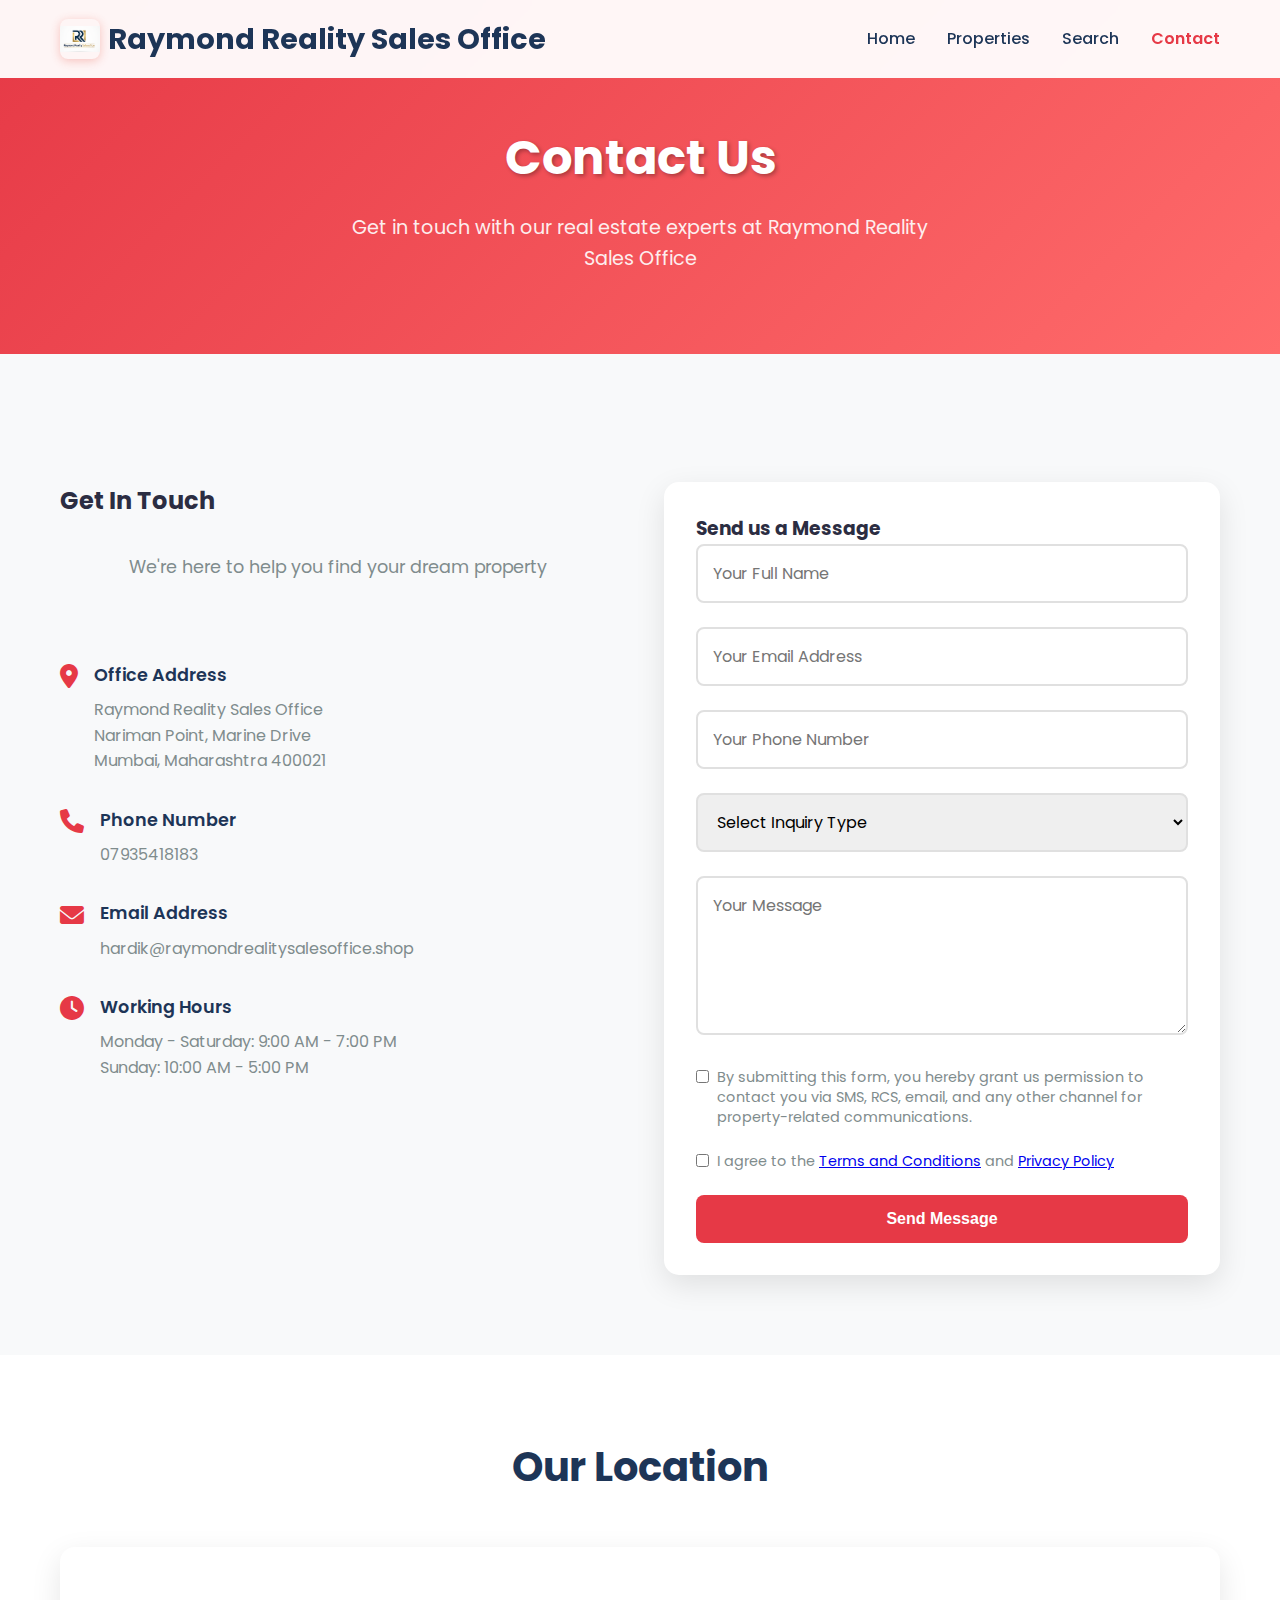
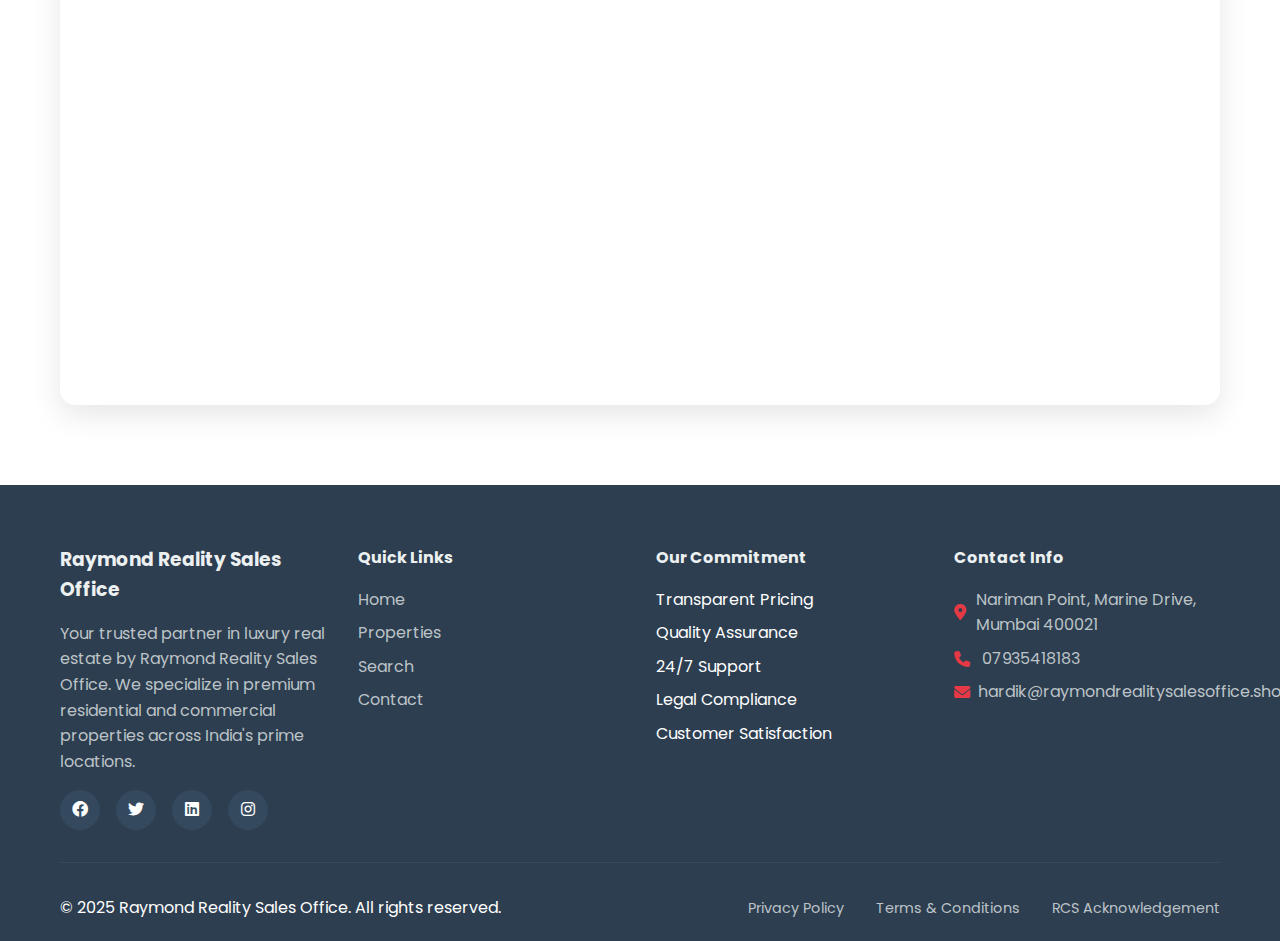
<file: raymondrealitysalesoffice.shop/contact.html>
<!DOCTYPE html>
<html lang="en">

<head>
    <meta charset="UTF-8">
    <meta name="viewport" content="width=device-width, initial-scale=1.0">
    <title>Contact Us - Raymond Reality Sales Office</title>
    <link rel="stylesheet" href="./styles.css">
    <link href="https://cdnjs.cloudflare.com/ajax/libs/font-awesome/6.0.0/css/all.min.css" rel="stylesheet">
    <link href="https://fonts.googleapis.com/css2?family=Poppins:wght@300;400;500;600;700&display=swap"
        rel="stylesheet">
</head>

<body>
    <!-- Navigation Bar -->
    <nav class="navbar">
        <div class="nav-container">
            <div class="nav-logo">
                <div class="logo-container">
                    <div class="logo-icon">
                        <img src="./assets/logo.png" alt="Raymond Reality Sales Office logo" width="40" height="40" />
                    </div>
                    <h2>Raymond Reality Sales Office</h2>
                </div>
            </div>
            <ul class="nav-menu">
                <li><a href="index.html">Home</a></li>
                <li><a href="index.html#trending">Properties</a></li>
                <li><a href="index.html#search">Search</a></li>
                <li><a href="contact.html" class="active">Contact</a></li>
            </ul>
            <div class="hamburger">
                <span></span>
                <span></span>
                <span></span>
            </div>
        </div>
    </nav>

    <!-- Contact Header -->
    <section class="page-header">
        <div class="container">
            <h1>Contact Us</h1>
            <p>Get in touch with our real estate experts at Raymond Reality Sales Office</p>
        </div>
    </section>

    <!-- Contact Us Section -->
    <section class="contact-section">
        <div class="container">
            <div class="contact-container">
                <div class="contact-info">
                    <h2>Get In Touch</h2>
                    <p class="section-subtitle">We're here to help you find your dream property</p>

                    <div class="contact-item">
                        <i class="fas fa-map-marker-alt"></i>
                        <div>
                            <h4>Office Address</h4>
                            <p>Raymond Reality Sales Office<br>
                                Nariman Point, Marine Drive<br>
                                Mumbai, Maharashtra 400021</p>
                        </div>
                    </div>

                    <div class="contact-item">
                        <i class="fas fa-phone"></i>
                        <div>
                            <h4>Phone Number</h4>
                            <p>07935418183</p>
                        </div>
                    </div>

                    <div class="contact-item">
                        <i class="fas fa-envelope"></i>
                        <div>
                            <h4>Email Address</h4>
                            <p>hardik@raymondrealitysalesoffice.shop</p>
                        </div>
                    </div>

                    <div class="contact-item">
                        <i class="fas fa-clock"></i>
                        <div>
                            <h4>Working Hours</h4>
                            <p>Monday - Saturday: 9:00 AM - 7:00 PM<br>
                                Sunday: 10:00 AM - 5:00 PM</p>
                        </div>
                    </div>
                </div>

                <form class="contact-form" id="contactForm">
                    <h3>Send us a Message</h3>
                    <div class="form-group">
                        <input type="text" id="name" name="name" placeholder="Your Full Name" required>
                    </div>
                    <div class="form-group">
                        <input type="email" id="email" name="email" placeholder="Your Email Address" required>
                    </div>
                    <div class="form-group">
                        <input type="tel" id="phone" name="phone" placeholder="Your Phone Number" required>
                    </div>
                    <div class="form-group">
                        <select id="inquiry" name="inquiry" required>
                            <option value="">Select Inquiry Type</option>
                            <option value="property">Property Inquiry</option>
                            <option value="investment">Investment Consultation</option>
                            <option value="site-visit">Site Visit Request</option>
                            <option value="general">General Information</option>
                        </select>
                    </div>
                    <div class="form-group">
                        <textarea id="message" name="message" placeholder="Your Message" rows="5" required></textarea>
                    </div>
                    <div class="form-group checkbox-group">
                        <input type="checkbox" id="consent" name="consent" required>
                        <label for="consent">By submitting this form, you hereby grant us permission to contact you via
                            SMS, RCS, email, and any other channel for property-related
                            communications.</label>
                    </div>
                    <div class="form-group checkbox-group">
                        <input type="checkbox" id="terms" name="terms" required>
                        <label for="terms">I agree to the <a href="terms.html" target="_blank">Terms and Conditions</a>
                            and <a href="privacy.html" target="_blank">Privacy Policy</a></label>
                    </div>
                    <button type="submit" class="submit-btn">Send Message</button>
                </form>
            </div>
        </div>
    </section>

    <!-- Map Section -->
    <section class="map-section">
        <div class="container">
            <h2>Our Location</h2>
            <div class="map-container">
                <iframe
                    src="https://www.google.com/maps/embed?pb=!1m18!1m12!1m3!1d3506.2233913121413!2d77.0965!3d28.5025!2m3!1f0!2f0!3f0!3m2!1i1024!2i768!4f13.1!3m3!1m2!1s0x0%3A0x0!2zMjjCsDMwJzA5LjAiTiA3N8KwMDUnNDcuNCJF!5e0!3m2!1sen!2sin!4v1234567890"
                    width="100%" height="450" style="border:0;" allowfullscreen="" loading="lazy"
                    referrerpolicy="no-referrer-when-downgrade">
                </iframe>
            </div>
        </div>
    </section>

    <!-- Footer -->
    <footer class="footer">
        <div class="container">
            <div class="footer-content">
                <div class="footer-section">
                    <h3>Raymond Reality Sales Office</h3>
                    <p>Your trusted partner in luxury real estate by Raymond Reality Sales Office. We specialize in
                        premium
                        residential and commercial properties across India's prime locations.</p>
                    <div class="social-links">
                        <a href="#"><i class="fab fa-facebook"></i></a>
                        <a href="#"><i class="fab fa-twitter"></i></a>
                        <a href="#"><i class="fab fa-linkedin"></i></a>
                        <a href="#"><i class="fab fa-instagram"></i></a>
                    </div>
                </div>

                <div class="footer-section">
                    <h4>Quick Links</h4>
                    <ul>
                        <li><a href="index.html">Home</a></li>
                        <li><a href="index.html#trending">Properties</a></li>
                        <li><a href="index.html#search">Search</a></li>
                        <li><a href="contact.html">Contact</a></li>
                    </ul>
                </div>

                <div class="footer-section">
                    <h4>Our Commitment</h4>
                    <ul>
                        <li>Transparent Pricing</li>
                        <li>Quality Assurance</li>
                        <li>24/7 Support</li>
                        <li>Legal Compliance</li>
                        <li>Customer Satisfaction</li>
                    </ul>
                </div>

                <div class="footer-section">
                    <h4>Contact Info</h4>
                    <div class="contact-info-footer">
                        <p><i class="fas fa-map-marker-alt"></i> Nariman Point, Marine Drive, Mumbai 400021
                        </p>
                        <p><i class="fas fa-phone"></i> 07935418183</p>
                        <p><i class="fas fa-envelope"></i> hardik@raymondrealitysalesoffice.shop</p>
                    </div>
                </div>
            </div>

            <div class="footer-bottom">
                <div class="footer-bottom-content">
                    <p>&copy; 2025 Raymond Reality Sales Office. All rights reserved.</p>
                    <div class="footer-links">
                        <a href="privacy.html" target="_blank">Privacy Policy</a>
                        <a href="terms.html" target="_blank">Terms & Conditions</a>
                        <a href="rcs.html" target="_blank">RCS Acknowledgement</a>
                    </div>
                </div>
            </div>
        </div>
    </footer>

    <script src="./script.js"></script>
</body>

</html>
</file>
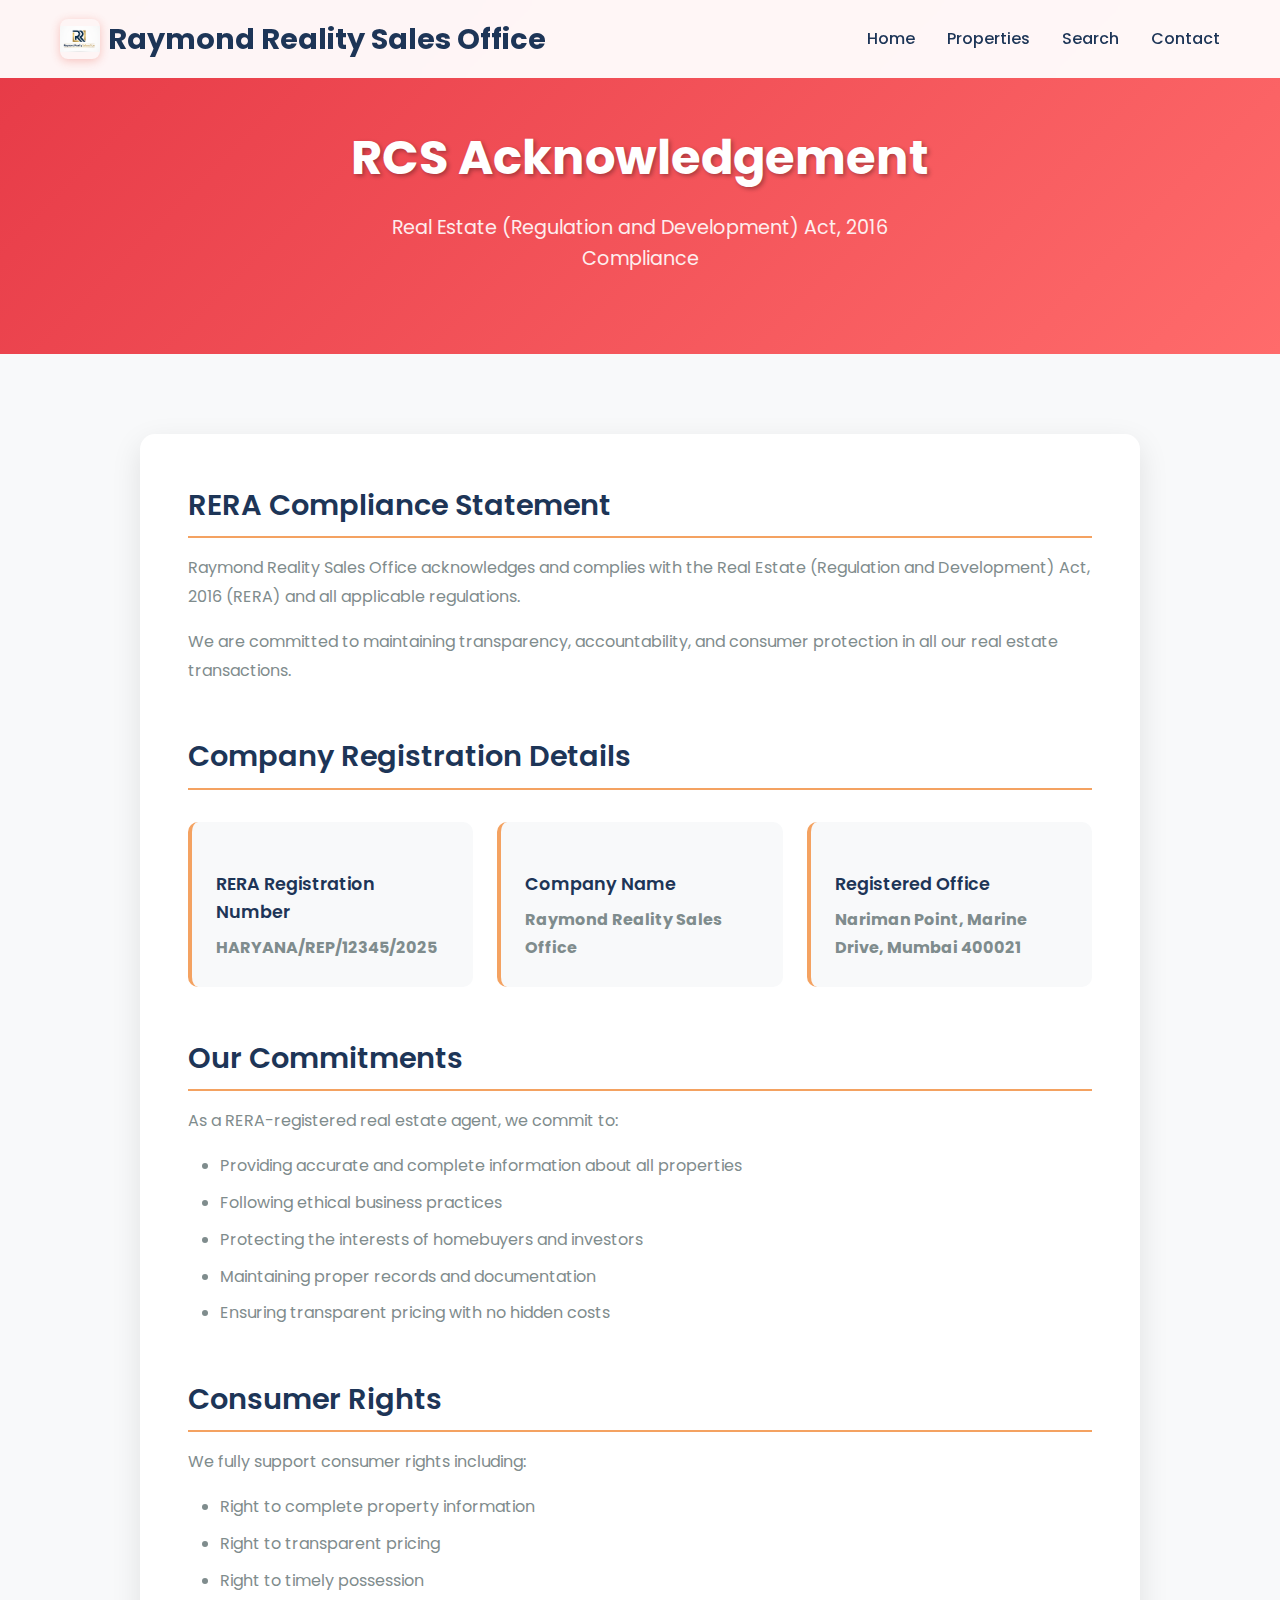
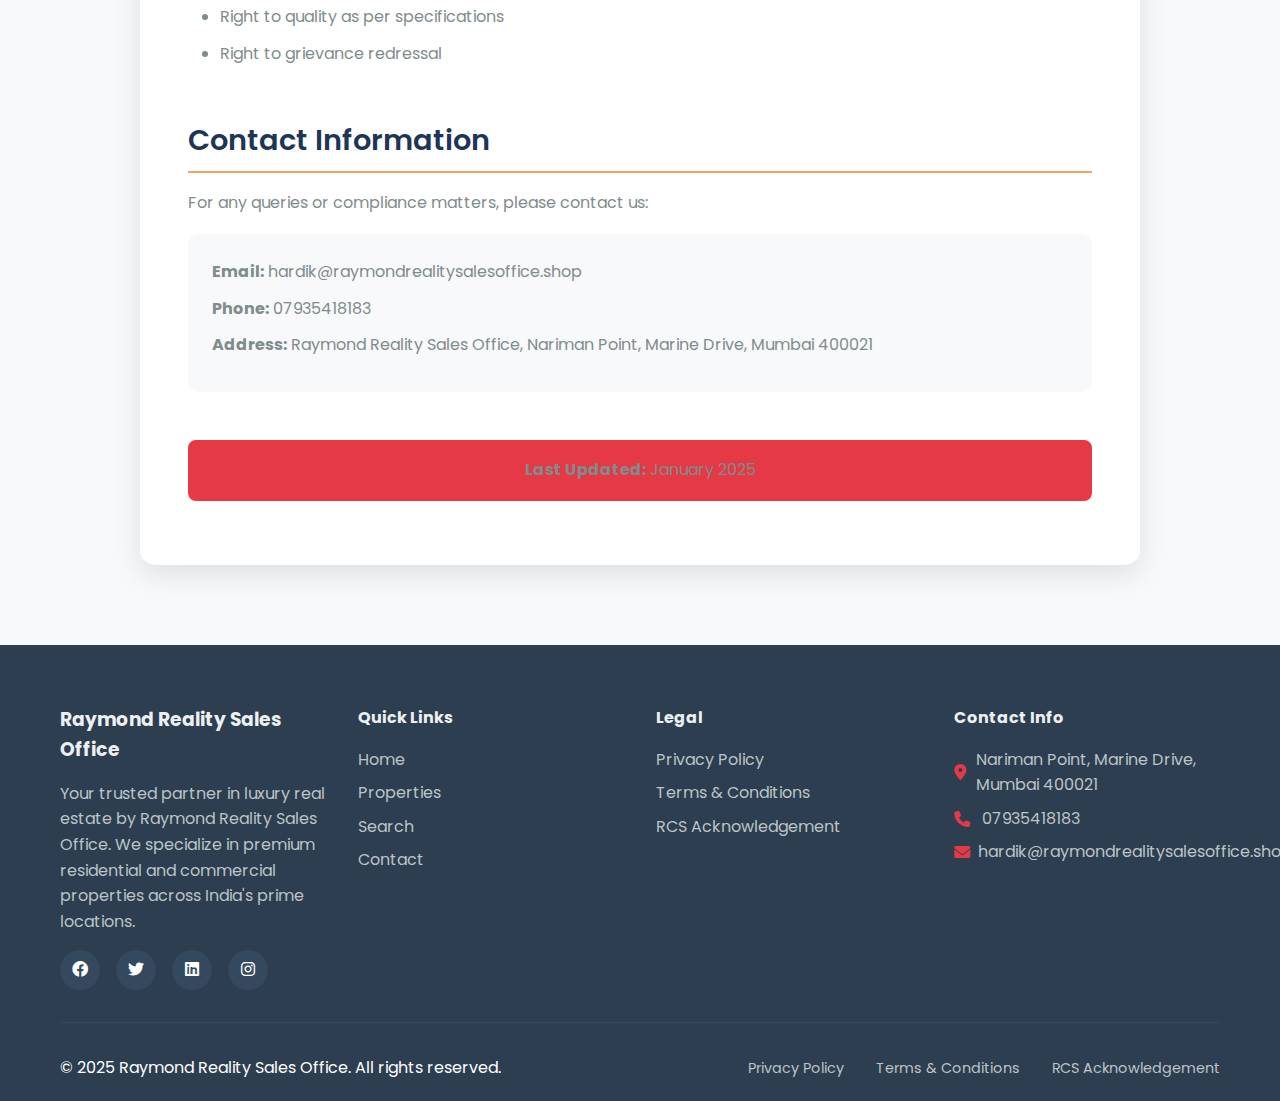
<file: raymondrealitysalesoffice.shop/rcs.html>
<!DOCTYPE html>
<html lang="en">

<head>
    <meta charset="UTF-8">
    <meta name="viewport" content="width=device-width, initial-scale=1.0">
    <title>RCS Acknowledgement - Raymond Reality Sales Office</title>
    <link rel="stylesheet" href="styles.css">
    <link href="https://cdnjs.cloudflare.com/ajax/libs/font-awesome/6.0.0/css/all.min.css" rel="stylesheet">
    <link href="https://fonts.googleapis.com/css2?family=Poppins:wght@300;400;500;600;700&display=swap"
        rel="stylesheet">
</head>

<body>
    <!-- Navigation Bar -->
    <nav class="navbar">
        <div class="nav-container">
            <div class="nav-logo">
                <div class="logo-container">
                    <div class="logo-icon">
                        <img src="assets/logo.png"
                            alt="Raymond Reality Sales Office logo" width="40" height="40" />
                    </div>
                    <h2>Raymond Reality Sales Office</h2>
                </div>
            </div>
            <ul class="nav-menu">
                <li><a href="index.html">Home</a></li>
                <li><a href="index.html#trending">Properties</a></li>
                <li><a href="index.html#search">Search</a></li>
                <li><a href="contact.html" target="_blank">Contact</a></li>
            </ul>
            <div class="hamburger">
                <span></span>
                <span></span>
                <span></span>
            </div>
        </div>
    </nav>

    <!-- Page Header -->
    <section class="page-header">
        <div class="container">
            <h1>RCS Acknowledgement</h1>
            <p>Real Estate (Regulation and Development) Act, 2016 Compliance</p>
        </div>
    </section>

    <!-- RCS Content -->
    <section class="policy-content">
        <div class="container">
            <div class="policy-wrapper">
                <div class="policy-section">
                    <h2>RERA Compliance Statement</h2>
                    <p>Raymond Reality Sales Office acknowledges and complies with the Real Estate (Regulation and
                        Development) Act, 2016 (RERA) and all applicable regulations.</p>
                    <p>We are committed to maintaining transparency, accountability, and consumer protection in all our
                        real estate transactions.</p>
                </div>

                <div class="policy-section">
                    <h2>Company Registration Details</h2>
                    <div class="registration-details">
                        <div class="detail-item">
                            <h3>RERA Registration Number</h3>
                            <p><strong>HARYANA/REP/12345/2025</strong></p>
                        </div>
                        <div class="detail-item">
                            <h3>Company Name</h3>
                            <p><strong>Raymond Reality Sales Office</strong></p>
                        </div>
                        <div class="detail-item">
                            <h3>Registered Office</h3>
                            <p><strong>Nariman Point, Marine Drive, Mumbai 400021</strong></p>
                        </div>
                    </div>
                </div>

                <div class="policy-section">
                    <h2>Our Commitments</h2>
                    <p>As a RERA-registered real estate agent, we commit to:</p>
                    <ul>
                        <li>Providing accurate and complete information about all properties</li>
                        <li>Following ethical business practices</li>
                        <li>Protecting the interests of homebuyers and investors</li>
                        <li>Maintaining proper records and documentation</li>
                        <li>Ensuring transparent pricing with no hidden costs</li>
                    </ul>
                </div>

                <div class="policy-section">
                    <h2>Consumer Rights</h2>
                    <p>We fully support consumer rights including:</p>
                    <ul>
                        <li>Right to complete property information</li>
                        <li>Right to transparent pricing</li>
                        <li>Right to timely possession</li>
                        <li>Right to quality as per specifications</li>
                        <li>Right to grievance redressal</li>
                    </ul>
                </div>

                <div class="policy-section">
                    <h2>Contact Information</h2>
                    <p>For any queries or compliance matters, please contact us:</p>
                    <div class="contact-details">
                        <p><strong>Email:</strong> hardik@raymondrealitysalesoffice.shop</p>
                        <p><strong>Phone:</strong> 07935418183</p>
                        <p><strong>Address:</strong> Raymond Reality Sales Office, Nariman Point, Marine Drive,
                            Mumbai
                            400021</p>
                    </div>
                </div>

                <div class="policy-section">
                    <p class="last-updated"><strong>Last Updated:</strong> January 2025</p>
                </div>
            </div>
        </div>
    </section>

    <!-- Footer -->
    <footer class="footer">
        <div class="container">
            <div class="footer-content">
                <div class="footer-section">
                    <h3>Raymond Reality Sales Office</h3>
                    <p>Your trusted partner in luxury real estate by Raymond Reality Sales Office. We specialize in
                        premium
                        residential and commercial properties across India's prime locations.</p>
                    <div class="social-links">
                        <a href="#"><i class="fab fa-facebook"></i></a>
                        <a href="#"><i class="fab fa-twitter"></i></a>
                        <a href="#"><i class="fab fa-linkedin"></i></a>
                        <a href="#"><i class="fab fa-instagram"></i></a>
                    </div>
                </div>

                <div class="footer-section">
                    <h4>Quick Links</h4>
                    <ul>
                        <li><a href="index.html">Home</a></li>
                        <li><a href="index.html#trending">Properties</a></li>
                        <li><a href="index.html#search">Search</a></li>
                        <li><a href="contact.html" target="_blank">Contact</a></li>
                    </ul>
                </div>

                <div class="footer-section">
                    <h4>Legal</h4>
                    <ul>
                        <li><a href="privacy.html" target="_blank">Privacy Policy</a></li>
                        <li><a href="terms.html" target="_blank">Terms & Conditions</a></li>
                        <li><a href="rcs.html" target="_blank">RCS Acknowledgement</a></li>
                    </ul>
                </div>

                <div class="footer-section">
                    <h4>Contact Info</h4>
                    <div class="contact-info-footer">
                        <p><i class="fas fa-map-marker-alt"></i> Nariman Point, Marine Drive, Mumbai 400021
                        </p>
                        <p><i class="fas fa-phone"></i> 07935418183</p>
                        <p><i class="fas fa-envelope"></i> hardik@raymondrealitysalesoffice.shop</p>
                    </div>
                </div>
            </div>

            <div class="footer-bottom">
                <div class="footer-bottom-content">
                    <p>&copy; 2025 Raymond Reality Sales Office. All rights reserved.</p>
                    <div class="footer-links">
                        <a href="privacy.html" target="_blank">Privacy Policy</a>
                        <a href="terms.html" target="_blank">Terms & Conditions</a>
                        <a href="rcs.html" target="_blank">RCS Acknowledgement</a>
                    </div>
                </div>
            </div>
        </div>
    </footer>

    <script src="script.js"></script>
</body>

</html>
</file>
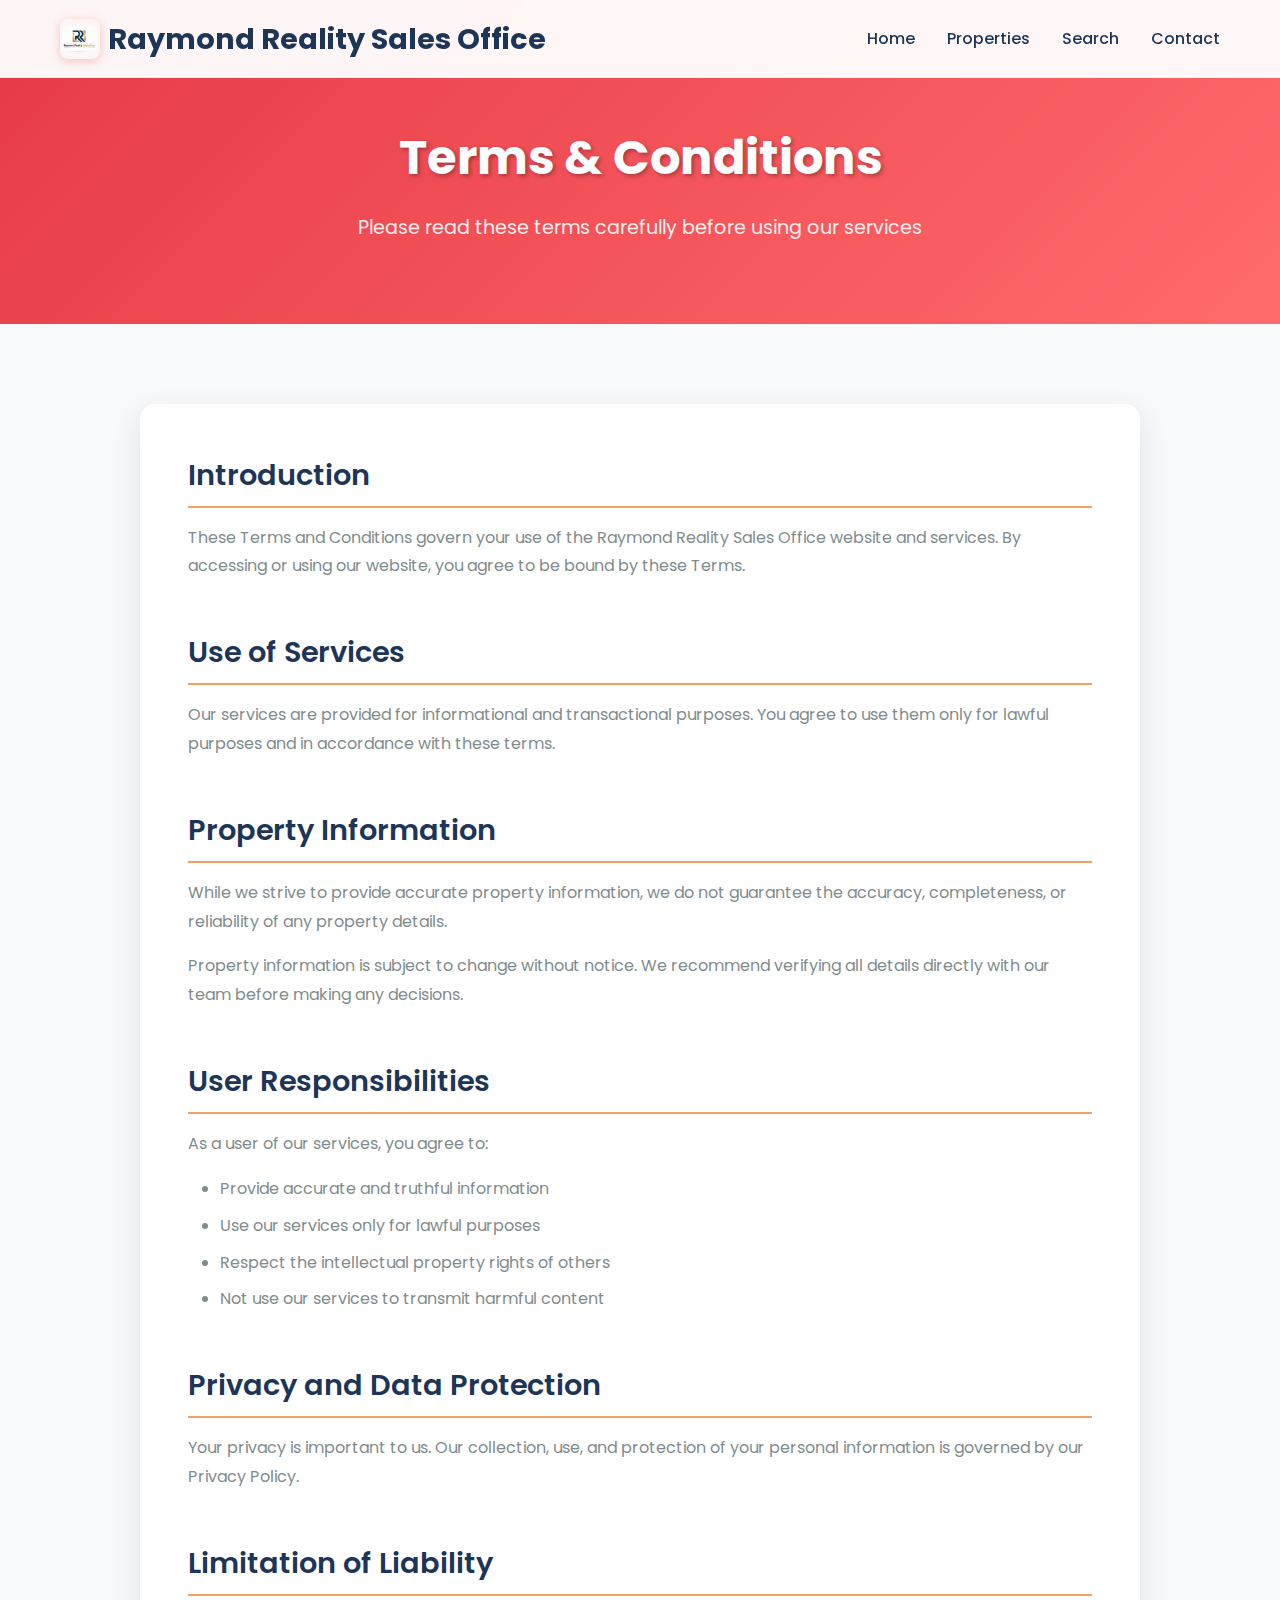
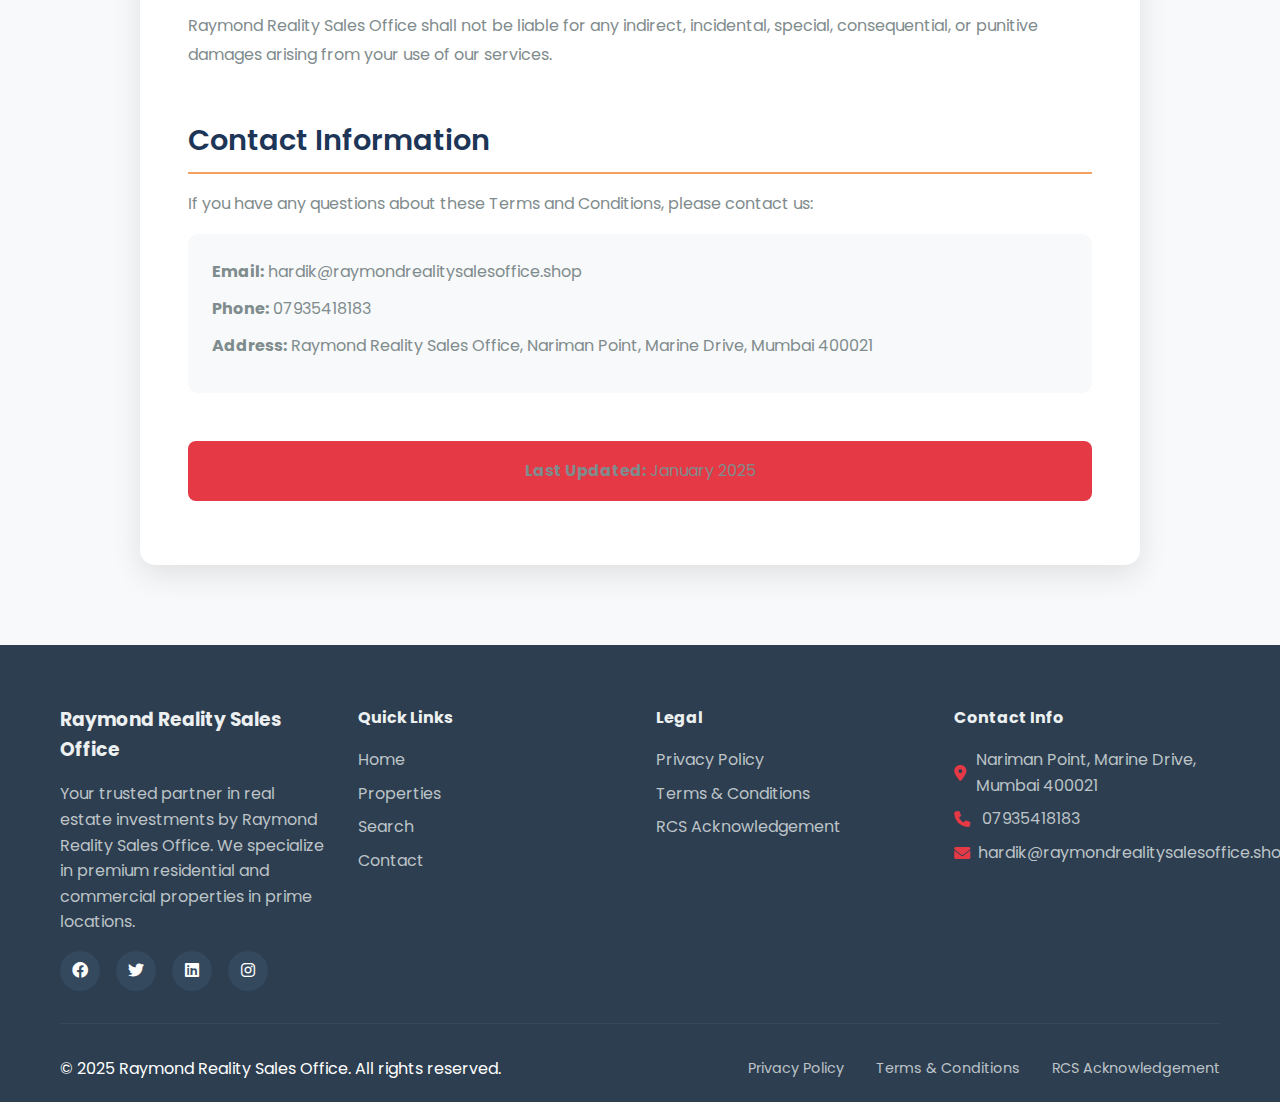
<file: raymondrealitysalesoffice.shop/terms.html>
<!DOCTYPE html>
<html lang="en">

<head>
    <meta charset="UTF-8">
    <meta name="viewport" content="width=device-width, initial-scale=1.0">
    <title>Terms & Conditions - Raymond Reality Sales Office</title>
    <link rel="stylesheet" href="styles.css">
    <link href="https://cdnjs.cloudflare.com/ajax/libs/font-awesome/6.0.0/css/all.min.css" rel="stylesheet">
    <link href="https://fonts.googleapis.com/css2?family=Poppins:wght@300;400;500;600;700&display=swap"
        rel="stylesheet">
</head>

<body>
    <!-- Navigation Bar -->
    <nav class="navbar">
        <div class="nav-container">
            <div class="nav-logo">
                <div class="logo-container">
                    <div class="logo-icon">
                        <img src="assets/logo.png" alt="Raymond Reality Sales Office logo" width="40" height="40" />
                    </div>
                    <h2>Raymond Reality Sales Office</h2>
                </div>
            </div>
            <ul class="nav-menu">
                <li><a href="index.html">Home</a></li>
                <li><a href="index.html#trending">Properties</a></li>
                <li><a href="index.html#search">Search</a></li>
                <li><a href="contact.html" target="_blank">Contact</a></li>
            </ul>
            <div class="hamburger">
                <span></span>
                <span></span>
                <span></span>
            </div>
        </div>
    </nav>

    <!-- Page Header -->
    <section class="page-header">
        <div class="container">
            <h1>Terms & Conditions</h1>
            <p>Please read these terms carefully before using our services</p>
        </div>
    </section>

    <!-- Terms Content -->
    <section class="policy-content">
        <div class="container">
            <div class="policy-wrapper">
                <div class="policy-section">
                    <h2>Introduction</h2>
                    <p>These Terms and Conditions govern your use of the Raymond Reality Sales Office website and
                        services.
                        By accessing or using our website, you agree to be bound by these Terms.</p>
                </div>

                <div class="policy-section">
                    <h2>Use of Services</h2>
                    <p>Our services are provided for informational and transactional purposes. You agree to use them
                        only for lawful purposes and in accordance with these terms.</p>
                </div>

                <div class="policy-section">
                    <h2>Property Information</h2>
                    <p>While we strive to provide accurate property information, we do not guarantee the accuracy,
                        completeness, or reliability of any property details.</p>
                    <p>Property information is subject to change without notice. We recommend verifying all details
                        directly with our team before making any decisions.</p>
                </div>

                <div class="policy-section">
                    <h2>User Responsibilities</h2>
                    <p>As a user of our services, you agree to:</p>
                    <ul>
                        <li>Provide accurate and truthful information</li>
                        <li>Use our services only for lawful purposes</li>
                        <li>Respect the intellectual property rights of others</li>
                        <li>Not use our services to transmit harmful content</li>
                    </ul>
                </div>

                <div class="policy-section">
                    <h2>Privacy and Data Protection</h2>
                    <p>Your privacy is important to us. Our collection, use, and protection of your personal information
                        is governed by our Privacy Policy.</p>
                </div>

                <div class="policy-section">
                    <h2>Limitation of Liability</h2>
                    <p>Raymond Reality Sales Office shall not be liable for any indirect, incidental, special,
                        consequential,
                        or punitive damages arising from your use of our services.</p>
                </div>

                <div class="policy-section">
                    <h2>Contact Information</h2>
                    <p>If you have any questions about these Terms and Conditions, please contact us:</p>
                    <div class="contact-details">
                        <p><strong>Email:</strong> hardik@raymondrealitysalesoffice.shop</p>
                        <p><strong>Phone:</strong> 07935418183</p>
                        <p><strong>Address:</strong> Raymond Reality Sales Office, Nariman Point, Marine Drive,
                            Mumbai
                            400021</p>
                    </div>
                </div>

                <div class="policy-section">
                    <p class="last-updated"><strong>Last Updated:</strong> January 2025</p>
                </div>
            </div>
        </div>
    </section>

    <!-- Footer -->
    <footer class="footer">
        <div class="container">
            <div class="footer-content">
                <div class="footer-section">
                    <h3>Raymond Reality Sales Office</h3>
                    <p>Your trusted partner in real estate investments by Raymond Reality Sales Office. We specialize in
                        premium
                        residential and commercial properties in prime locations.</p>
                    <div class="social-links">
                        <a href="#"><i class="fab fa-facebook"></i></a>
                        <a href="#"><i class="fab fa-twitter"></i></a>
                        <a href="#"><i class="fab fa-linkedin"></i></a>
                        <a href="#"><i class="fab fa-instagram"></i></a>
                    </div>
                </div>

                <div class="footer-section">
                    <h4>Quick Links</h4>
                    <ul>
                        <li><a href="index.html">Home</a></li>
                        <li><a href="index.html#trending">Properties</a></li>
                        <li><a href="index.html#search">Search</a></li>
                        <li><a href="contact.html" target="_blank">Contact</a></li>
                    </ul>
                </div>

                <div class="footer-section">
                    <h4>Legal</h4>
                    <ul>
                        <li><a href="privacy.html" target="_blank">Privacy Policy</a></li>
                        <li><a href="terms.html" target="_blank">Terms & Conditions</a></li>
                        <li><a href="rcs.html" target="_blank">RCS Acknowledgement</a></li>
                    </ul>
                </div>

                <div class="footer-section">
                    <h4>Contact Info</h4>
                    <div class="contact-info-footer">
                        <p><i class="fas fa-map-marker-alt"></i> Nariman Point, Marine Drive, Mumbai 400021
                        </p>
                        <p><i class="fas fa-phone"></i> 07935418183</p>
                        <p><i class="fas fa-envelope"></i> hardik@raymondrealitysalesoffice.shop</p>
                    </div>
                </div>
            </div>

            <div class="footer-bottom">
                <div class="footer-bottom-content">
                    <p>&copy; 2025 Raymond Reality Sales Office. All rights reserved.</p>
                    <div class="footer-links">
                        <a href="privacy.html" target="_blank">Privacy Policy</a>
                        <a href="terms.html" target="_blank">Terms & Conditions</a>
                        <a href="rcs.html" target="_blank">RCS Acknowledgement</a>
                    </div>
                </div>
            </div>
        </div>
    </footer>

    <script src="script.js"></script>
</body>

</html>
</file>
<file: raymondrealitysalesoffice.shop/styles.css>
/* Reset and Base Styles */
:root {
    --primary-color: #E63946;
    --secondary-color: #1D3557;
    --accent-color: #FFF5F5;
    --text-color: #2B2D42;
    --border-color: #F1A1A8;
    --gold-accent: #F4A261;
}

* {
    margin: 0;
    padding: 0;
    box-sizing: border-box;
}

body {
    font-family: 'Poppins', sans-serif;
    line-height: 1.6;
    color: var(--text-color);
    overflow-x: hidden;
}

.container {
    max-width: 1200px;
    margin: 0 auto;
    padding: 0 20px;
}

/* Navigation Bar */
.navbar {
    position: fixed;
    top: 0;
    width: 100%;
    background: rgba(255, 255, 255, 0.95);
    backdrop-filter: blur(10px);
    z-index: 1000;
    padding: 1rem 0;
    transition: all 0.3s ease;
}

.nav-container {
    max-width: 1200px;
    margin: 0 auto;
    padding: 0 20px;
    display: flex;
    justify-content: space-between;
    align-items: center;
}

.logo-container {
    display: flex;
    align-items: center;
    gap: 0.5rem;
}

.logo-icon {
    width: 40px;
    height: 40px;
    display: flex;
    align-items: center;
    justify-content: center;
    border-radius: 8px;
    box-shadow: 0 2px 10px rgba(231, 76, 60, 0.3);
}

.logo-icon img {
    width: 100%;
    height: 100%;
    object-fit: contain;
    border-radius: 8px;
}

.nav-logo h2 {
    color: var(--secondary-color);
    font-weight: 700;
    font-size: 1.8rem;
}

.nav-menu {
    display: flex;
    list-style: none;
    gap: 2rem;
}

.nav-menu a {
    text-decoration: none;
    color: var(--secondary-color);
    font-weight: 500;
    transition: color 0.3s ease;
}

.nav-menu a:hover {
    color: var(--primary-color);
}

.hamburger {
    display: none;
    flex-direction: column;
    cursor: pointer;
}

.hamburger span {
    width: 25px;
    height: 3px;
    background: #2c3e50;
    margin: 3px 0;
    transition: 0.3s;
}

/* Hero Section */
.hero {
    height: 100vh;
    position: relative;
    overflow: hidden;
}

.slideshow-container {
    position: relative;
    width: 100%;
    height: 100%;
}

.slide {
    position: absolute;
    width: 100%;
    height: 100%;
    opacity: 0;
    transition: opacity 1s ease-in-out;
}

.slide.active {
    opacity: 1;
}

.slide img {
    width: 100%;
    height: 100%;
    object-fit: cover;
}

.slide-content {
    position: absolute;
    top: 50%;
    left: 50%;
    transform: translate(-50%, -50%);
    text-align: center;
    color: white;
    z-index: 2;
    max-width: 800px;
    padding: 0 20px;
}

.slide-content h1 {
    font-size: 3.5rem;
    font-weight: 700;
    margin-bottom: 1rem;
    text-shadow: 2px 2px 4px rgba(0, 0, 0, 0.5);
}

.slide-content p {
    font-size: 1.2rem;
    margin-bottom: 2rem;
    text-shadow: 1px 1px 2px rgba(0, 0, 0, 0.5);
}

.cta-button {
    display: inline-block;
    padding: 15px 30px;
    background: var(--primary-color);
    color: white;
    text-decoration: none;
    border-radius: 50px;
    font-weight: 600;
    transition: all 0.3s ease;
    border: 2px solid var(--gold-accent);
}

.cta-button:hover {
    background: transparent;
    color: var(--primary-color);
    transform: translateY(-2px);
}

.prev,
.next {
    cursor: pointer;
    position: absolute;
    top: 50%;
    transform: translateY(-50%);
    width: auto;
    padding: 16px;
    color: white;
    font-weight: bold;
    font-size: 18px;
    transition: 0.6s ease;
    border-radius: 0 3px 3px 0;
    user-select: none;
    background: rgba(0, 0, 0, 0.3);
    z-index: 3;
}

.next {
    right: 0;
    border-radius: 3px 0 0 3px;
}

.prev:hover,
.next:hover {
    background-color: rgba(0, 0, 0, 0.8);
}

.dots-container {
    position: absolute;
    bottom: 20px;
    left: 50%;
    transform: translateX(-50%);
    z-index: 3;
}

.dot {
    cursor: pointer;
    height: 12px;
    width: 12px;
    margin: 0 5px;
    background-color: rgba(255, 255, 255, 0.5);
    border-radius: 50%;
    display: inline-block;
    transition: background-color 0.6s ease;
}

.dot.active,
.dot:hover {
    background-color: white;
}

/* Trending Properties Section */
.trending {
    padding: 80px 0;
    background: #f8f9fa;
}

.trending h2 {
    text-align: center;
    font-size: 2.5rem;
    font-weight: 700;
    color: var(--secondary-color);
    margin-bottom: 1rem;
}

.section-subtitle {
    text-align: center;
    color: #7f8c8d;
    font-size: 1.1rem;
    margin-bottom: 3rem;
}

.properties-grid {
    display: grid;
    grid-template-columns: repeat(3, 1fr);
    gap: 2rem;
    margin-top: 3rem;
}

.property-card {
    background: white;
    border-radius: 15px;
    overflow: hidden;
    box-shadow: 0 10px 30px rgba(0, 0, 0, 0.1);
    transition: transform 0.3s ease, box-shadow 0.3s ease;
}

.property-card:hover {
    transform: translateY(-10px);
    box-shadow: 0 20px 40px rgba(0, 0, 0, 0.15);
}

.property-image {
    position: relative;
    height: 250px;
    overflow: hidden;
    background-color: #f8f9fa;
}

.property-image img {
    width: 100%;
    height: 100%;
    object-fit: cover;
    object-position: center;
    transition: transform 0.3s ease;
    border-radius: 8px 8px 0 0;
}

.property-card:hover .property-image img {
    transform: scale(1.1);
}

.property-badge {
    position: absolute;
    top: 15px;
    left: 15px;
    background: var(--primary-color);
    color: white;
    padding: 5px 15px;
    border-radius: 20px;
    font-size: 0.8rem;
    font-weight: 600;
}

.property-content {
    padding: 1.5rem;
    display: flex;
    align-items: center;
    justify-content: center;
    min-height: 100px;
}

.property-content h3 {
    font-size: 1.3rem;
    font-weight: 600;
    color: var(--secondary-color);
    margin-bottom: 0.5rem;
}

.location {
    color: #7f8c8d;
    font-size: 0.9rem;
    margin-bottom: 1rem;
}

.location i {
    margin-right: 5px;
    color: var(--primary-color);
}

.property-details {
    display: flex;
    gap: 1rem;
    margin-bottom: 1rem;
    flex-wrap: wrap;
}

.property-details span {
    font-size: 0.9rem;
    color: #7f8c8d;
}

.property-details i {
    color: var(--primary-color);
    margin-right: 5px;
}

.property-price {
    display: flex;
    justify-content: space-between;
    align-items: center;
    margin-bottom: 1rem;
}

.price {
    font-size: 1.5rem;
    font-weight: 700;
    color: var(--secondary-color);
}

.price-per-sqft {
    font-size: 0.9rem;
    color: #7f8c8d;
}

.property-btn {
    width: 100%;
    padding: 12px;
    background: #2c3e50;
    color: white;
    border: none;
    border-radius: 8px;
    font-weight: 600;
    cursor: pointer;
    transition: background 0.3s ease;
}

.property-btn:hover {
    background: var(--primary-color);
}

.visit-btn {
    width: 100%;
    padding: 15px 30px;
    background: linear-gradient(135deg, #E63946, #FF6B6B);
    color: white;
    border: none;
    border-radius: 25px;
    font-weight: 600;
    font-size: 1.1rem;
    cursor: pointer;
    transition: all 0.3s ease;
    text-transform: uppercase;
    letter-spacing: 1px;
}

.visit-btn:hover {
    transform: translateY(-2px);
    box-shadow: 0 5px 15px rgba(230, 57, 70, 0.35);
    background: linear-gradient(135deg, #A4161A, #E63946);
}

/* Search Section */
.search-section {
    padding: 80px 0;
    background: white;
}

.search-container {
    max-width: 600px;
    margin: 0 auto 3rem;
}

.search-box {
    display: flex;
    gap: 1rem;
    background: white;
    padding: 20px;
    border-radius: 15px;
    box-shadow: 0 10px 30px rgba(0, 0, 0, 0.1);
}

.city-select {
    flex: 1;
    padding: 15px;
    border: 2px solid #e0e0e0;
    border-radius: 8px;
    font-size: 1rem;
    outline: none;
    transition: border-color 0.3s ease;
}

.city-select:focus {
    border-color: var(--primary-color);
}

.search-btn {
    padding: 15px 30px;
    background: var(--primary-color);
    color: white;
    border: none;
    border-radius: 8px;
    font-weight: 600;
    cursor: pointer;
    transition: background 0.3s ease;
}

.search-btn:hover {
    background: #A4161A;
}

.cities-grid {
    display: grid;
    grid-template-columns: repeat(auto-fit, minmax(250px, 1fr));
    gap: 2rem;
    margin-top: 3rem;
}

.city-card {
    background: white;
    border-radius: 15px;
    overflow: hidden;
    box-shadow: 0 10px 30px rgba(0, 0, 0, 0.1);
    cursor: pointer;
    transition: transform 0.3s ease, box-shadow 0.3s ease;
}

.city-card:hover {
    transform: translateY(-5px);
    box-shadow: 0 15px 35px rgba(0, 0, 0, 0.15);
}

.city-card img {
    width: 100%;
    height: 300px;
    object-fit: cover;
    object-position: center;
    background-color: #f8f9fa;
    border-radius: 10px 10px 0 0;
}

.city-content {
    padding: 1.5rem;
    text-align: center;
}

.city-content h3 {
    font-size: 1.3rem;
    font-weight: 600;
    color: var(--secondary-color);
    margin-bottom: 0.5rem;
    display: none;
}

.city-content p {
    color: #7f8c8d;
    font-size: 0.9rem;
    margin-bottom: 1rem;
}

.property-count {
    color: var(--primary-color);
    font-weight: 600;
    font-size: 0.9rem;
    margin-bottom: 0.5rem;
}

.property-type {
    display: block;
    font-size: 0.8rem;
    color: #7f8c8d;
    line-height: 1.4;
}

/* Contact Section */
.contact-section {
    padding: 80px 0;
    background: #f8f9fa;
}

.contact-container {
    display: grid;
    grid-template-columns: 1fr 1fr;
    gap: 3rem;
    margin-top: 3rem;
}

.contact-info {
    display: flex;
    flex-direction: column;
    gap: 2rem;
}

.contact-item {
    display: flex;
    align-items: flex-start;
    gap: 1rem;
}

.contact-item i {
    font-size: 1.5rem;
    color: var(--primary-color);
    margin-top: 0.2rem;
}

.contact-item h4 {
    font-size: 1.1rem;
    font-weight: 600;
    color: var(--secondary-color);
    margin-bottom: 0.5rem;
}

.contact-item p {
    color: #7f8c8d;
    line-height: 1.6;
}

.contact-form {
    background: white;
    padding: 2rem;
    border-radius: 15px;
    box-shadow: 0 10px 30px rgba(0, 0, 0, 0.1);
}

.form-group {
    margin-bottom: 1.5rem;
}

.form-group input,
.form-group select,
.form-group textarea {
    width: 100%;
    padding: 15px;
    border: 2px solid #e0e0e0;
    border-radius: 8px;
    font-size: 1rem;
    outline: none;
    transition: border-color 0.3s ease;
    font-family: inherit;
}

.form-group input:focus,
.form-group select:focus,
.form-group textarea:focus {
    border-color: var(--primary-color);
}

.checkbox-group {
    display: flex;
    align-items: flex-start;
    gap: 0.5rem;
}

.checkbox-group input {
    width: auto;
    margin-top: 0.2rem;
}

.checkbox-group label {
    font-size: 0.9rem;
    color: #7f8c8d;
    line-height: 1.4;
}

.submit-btn {
    width: 100%;
    padding: 15px;
    background: var(--primary-color);
    color: white;
    border: none;
    border-radius: 8px;
    font-size: 1rem;
    font-weight: 600;
    cursor: pointer;
    transition: background 0.3s ease;
}

.submit-btn:hover {
    background: #A4161A;
}

/* Footer */
.footer {
    background: #2c3e50;
    color: white;
    padding: 60px 0 20px;
}

.footer-content {
    display: grid;
    grid-template-columns: repeat(auto-fit, minmax(250px, 1fr));
    gap: 2rem;
    margin-bottom: 2rem;
}

.footer-section h3,
.footer-section h4 {
    margin-bottom: 1rem;
    color: #ecf0f1;
}

.footer-section p {
    color: #bdc3c7;
    line-height: 1.6;
    margin-bottom: 1rem;
}

.footer-section ul {
    list-style: none;
}

.footer-section ul li {
    margin-bottom: 0.5rem;
}

.footer-section ul li a {
    color: #bdc3c7;
    text-decoration: none;
    transition: color 0.3s ease;
}

.footer-section ul li a:hover {
    color: var(--primary-color);
}

.social-links {
    display: flex;
    gap: 1rem;
}

.social-links a {
    display: inline-block;
    width: 40px;
    height: 40px;
    background: #34495e;
    color: white;
    text-align: center;
    line-height: 40px;
    border-radius: 50%;
    transition: background 0.3s ease;
}

.social-links a:hover {
    background: var(--primary-color);
}

.contact-info-footer p {
    display: flex;
    align-items: center;
    gap: 0.5rem;
    margin-bottom: 0.5rem;
}

.contact-info-footer i {
    color: var(--primary-color);
    width: 20px;
}

.footer-bottom {
    border-top: 1px solid #34495e;
    padding-top: 2rem;
}

.footer-bottom-content {
    display: flex;
    justify-content: space-between;
    align-items: center;
    flex-wrap: wrap;
    gap: 1rem;
}

.footer-links {
    display: flex;
    gap: 2rem;
}

.footer-links a {
    color: #bdc3c7;
    text-decoration: none;
    font-size: 0.9rem;
    transition: color 0.3s ease;
}

.footer-links a:hover {
    color: var(--primary-color);
}

/* Modal Styles */
.modal {
    display: none;
    position: fixed;
    z-index: 2000;
    left: 0;
    top: 0;
    width: 100%;
    height: 100%;
    background-color: rgba(0, 0, 0, 0.5);
    backdrop-filter: blur(5px);
}

.modal-content {
    background-color: white;
    margin: 5% auto;
    padding: 2rem;
    border-radius: 15px;
    width: 90%;
    max-width: 600px;
    max-height: 80vh;
    overflow-y: auto;
    position: relative;
}

.close {
    color: #aaa;
    float: right;
    font-size: 28px;
    font-weight: bold;
    cursor: pointer;
    position: absolute;
    right: 20px;
    top: 15px;
}

.close:hover {
    color: var(--primary-color);
}

.modal-content h2 {
    color: var(--secondary-color);
    margin-bottom: 1rem;
}

.modal-content h3 {
    color: var(--primary-color);
    margin: 1.5rem 0 0.5rem;
}

.modal-content p {
    color: #7f8c8d;
    line-height: 1.6;
    margin-bottom: 1rem;
}

/* Responsive Design */
@media (max-width: 768px) {
    .nav-menu {
        display: none;
    }

    .hamburger {
        display: flex;
    }

    .nav-logo h2 {
        font-size: 1.5rem;
    }

    .logo-icon {
        width: 35px;
        height: 35px;
    }

    .slide-content h1 {
        font-size: 2.5rem;
    }

    .slide-content p {
        font-size: 1rem;
    }

    .properties-grid {
        grid-template-columns: repeat(2, 1fr);
        gap: 1rem;
    }

    .property-image {
        height: 350px;
    }

    .city-card img {
        height: 300px;
    }

    .contact-container {
        grid-template-columns: 1fr;
    }

    .search-box {
        flex-direction: column;
    }

    .footer-bottom-content {
        flex-direction: column;
        text-align: center;
    }

    .footer-links {
        justify-content: center;
    }

    .prev,
    .next {
        padding: 12px;
        font-size: 16px;
    }
}

/* Medium screens (tablets) */
@media (max-width: 1024px) and (min-width: 769px) {
    .properties-grid {
        grid-template-columns: repeat(2, 1fr);
        gap: 1.5rem;
    }

    .property-image {
        height: 450px;
    }

    .city-card img {
        height: 400px;
    }

    .cities-grid {
        grid-template-columns: repeat(2, 1fr);
        gap: 1.5rem;
    }
}

@media (max-width: 480px) {
    .slide-content h1 {
        font-size: 2rem;
    }

    .trending h2,
    .search-section h2,
    .contact-section h2 {
        font-size: 2rem;
    }

    .trending,
    .search-section,
    .contact-section {
        padding: 60px 0;
    }

    .container {
        padding: 0 1rem;
    }

    .properties-grid {
        grid-template-columns: 1fr;
        gap: 1.5rem;
    }

    .property-image {
        height: 400px;
    }

    .property-content {
        min-height: 80px;
        padding: 1rem;
    }

    .visit-btn {
        padding: 12px 24px;
        font-size: 1rem;
    }

    .cities-grid {
        grid-template-columns: 1fr;
        gap: 1.5rem;
    }

    .city-card img {
        height: 350px;
    }

    .city-content {
        padding: 1rem;
    }

    .form-group input,
    .form-group textarea,
    .form-group select {
        font-size: 16px;
        /* Prevents zoom on iOS */
        padding: 12px;
    }

    .checkbox-group label {
        font-size: 0.85rem;
        line-height: 1.3;
    }
}

/* Animation Classes */
.fade {
    animation-name: fade;
    animation-duration: 1.5s;
}

@keyframes fade {
    from {
        opacity: .4
    }

    to {
        opacity: 1
    }
}

/* Smooth Scrolling */
html {
    scroll-behavior: smooth;
}

/* Mobile touch optimizations */
@media (max-width: 768px) {

    .property-card,
    .city-card {
        cursor: pointer;
        -webkit-tap-highlight-color: transparent;
    }

    .visit-btn {
        min-height: 44px;
        /* Minimum touch target size */
        touch-action: manipulation;
    }

    .search-btn {
        min-height: 44px;
        touch-action: manipulation;
    }

    .submit-btn {
        min-height: 44px;
        touch-action: manipulation;
    }
}

/* Page Header Styles */
.page-header {
    background: linear-gradient(135deg, #E63946, #FF6B6B);
    color: white;
    padding: 120px 0 80px;
    text-align: center;
}

.page-header h1 {
    font-size: 3rem;
    font-weight: 700;
    margin-bottom: 1rem;
    text-shadow: 2px 2px 4px rgba(0, 0, 0, 0.3);
}

.page-header p {
    font-size: 1.2rem;
    opacity: 0.9;
    max-width: 600px;
    margin: 0 auto;
}

/* Policy Content Styles */
.policy-content {
    padding: 80px 0;
    background: #f8f9fa;
}

.policy-wrapper {
    background: white;
    border-radius: 15px;
    padding: 3rem;
    box-shadow: 0 10px 30px rgba(0, 0, 0, 0.1);
    max-width: 1000px;
    margin: 0 auto;
}

.policy-section {
    margin-bottom: 3rem;
}

.policy-section:last-child {
    margin-bottom: 0;
}

.policy-section h2 {
    color: var(--secondary-color);
    font-size: 1.8rem;
    font-weight: 600;
    margin-bottom: 1rem;
    border-bottom: 2px solid var(--gold-accent);
    padding-bottom: 0.5rem;
}

.policy-section h3 {
    color: var(--primary-color);
    font-size: 1.3rem;
    font-weight: 600;
    margin: 1.5rem 0 0.5rem;
}

.policy-section p {
    color: #7f8c8d;
    line-height: 1.8;
    margin-bottom: 1rem;
}

.policy-section ul {
    margin: 1rem 0;
    padding-left: 2rem;
}

.policy-section ul li {
    color: #7f8c8d;
    line-height: 1.8;
    margin-bottom: 0.5rem;
}

.policy-section ul li strong {
    color: var(--secondary-color);
}

/* Registration Details */
.registration-details {
    display: grid;
    grid-template-columns: repeat(auto-fit, minmax(250px, 1fr));
    gap: 1.5rem;
    margin: 2rem 0;
}

.detail-item {
    background: #f8f9fa;
    padding: 1.5rem;
    border-radius: 10px;
    border-left: 4px solid var(--gold-accent);
}

.detail-item h3 {
    color: var(--secondary-color);
    font-size: 1.1rem;
    font-weight: 600;
    margin-bottom: 0.5rem;
}

.detail-item p {
    color: #7f8c8d;
    margin: 0;
}

/* Grievance Details */
.grievance-details {
    display: grid;
    grid-template-columns: repeat(auto-fit, minmax(300px, 1fr));
    gap: 2rem;
    margin: 2rem 0;
}

/* Contact Details */
.contact-details {
    background: #f8f9fa;
    padding: 1.5rem;
    border-radius: 10px;
    margin: 1rem 0;
}

.contact-details p {
    margin-bottom: 0.5rem;
}

.contact-details a {
    color: var(--primary-color);
    text-decoration: none;
}

.contact-details a:hover {
    text-decoration: underline;
}

/* Last Updated */
.last-updated {
    background: var(--primary-color);
    color: white;
    padding: 1rem;
    border-radius: 8px;
    text-align: center;
    margin-top: 2rem;
}

/* Map Section */
.map-section {
    padding: 80px 0;
    background: white;
}

.map-section h2 {
    text-align: center;
    font-size: 2.5rem;
    font-weight: 700;
    color: var(--secondary-color);
    margin-bottom: 3rem;
}

.map-container {
    border-radius: 15px;
    overflow: hidden;
    box-shadow: 0 10px 30px rgba(0, 0, 0, 0.1);
}

/* Active Navigation Link */
.nav-menu a.active {
    color: var(--primary-color);
    font-weight: 600;
}

/* Loading Animation */
.loading {
    opacity: 0;
    transform: translateY(20px);
    transition: all 0.6s ease;
}

.loading.loaded {
    opacity: 1;
    transform: translateY(0);
}
</file>
